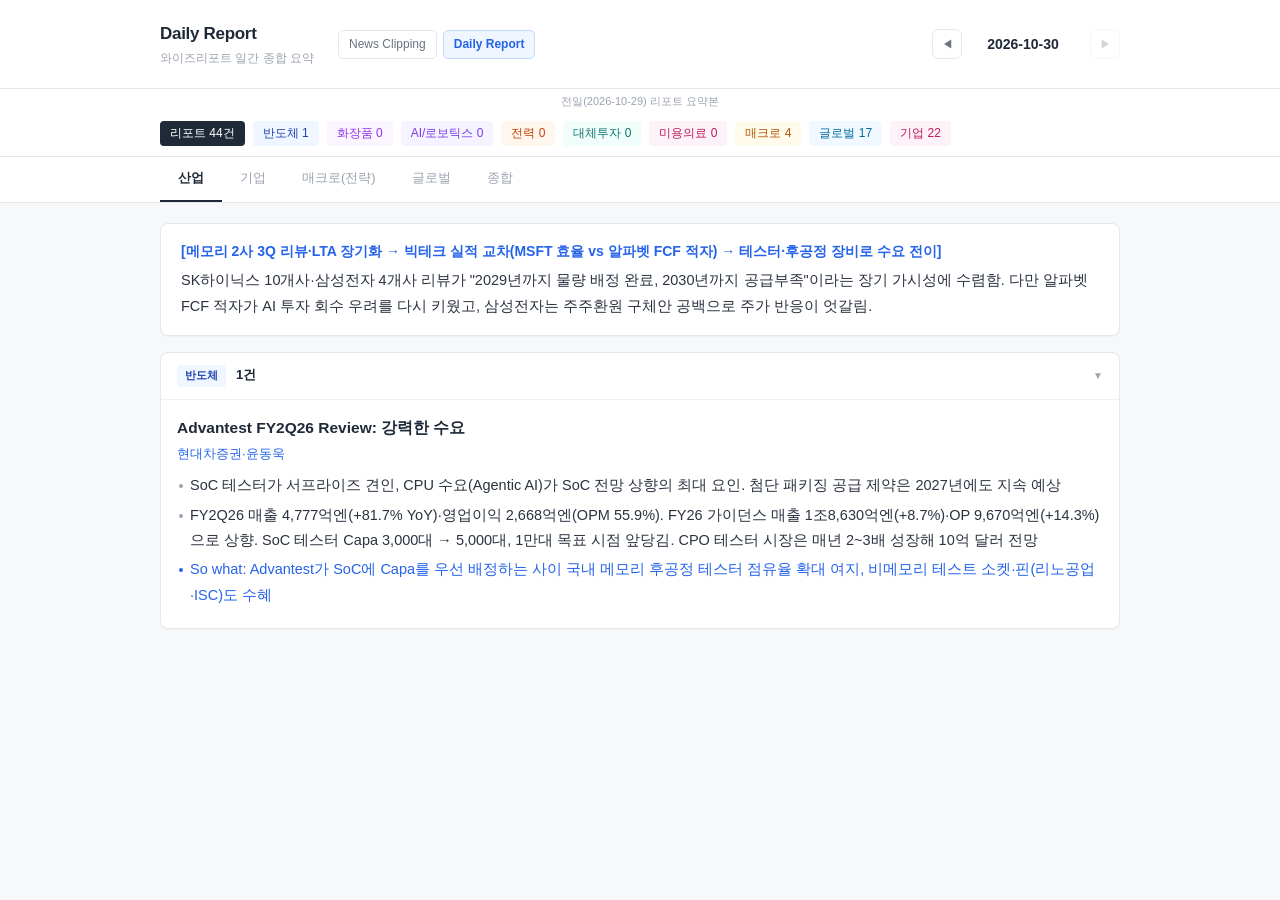
<file: report.html>
<!DOCTYPE html>
<html lang="ko">
<head>
<meta charset="UTF-8">
<meta name="viewport" content="width=device-width, initial-scale=1.0">
<title>Daily Report | Reverent Partners</title>
<link rel="icon" type="image/svg+xml" href="favicon.svg" />
<style>
:root {
  --bg: #f7f8fa;
  --bg-white: #ffffff;
  --border: #e5e7eb;
  --border-light: #f0f1f3;
  --text: #1f2937;
  --text-secondary: #6b7280;
  --text-light: #9ca3af;
  --text-body: #2b3341;   /* 본문 가독성용 (기존 회색 #6b7280 대체) */
  --accent: #2563eb;
  --accent-light: #eff6ff;
  --accent-border: #bfdbfe;
  --red: #dc2626;
  --green: #16a34a;
  --tag-semi: #1e40af;
  --tag-semi-bg: #eff6ff;
  --tag-cosmetics: #9333ea;
  --tag-cosmetics-bg: #faf5ff;
  --tag-telecom: #0d9488;
  --tag-telecom-bg: #f0fdfa;
  --tag-macro: #b45309;
  --tag-macro-bg: #fffbeb;
  --tag-company: #be185d;
  --tag-company-bg: #fdf2f8;
  --tag-global: #0369a1;
  --tag-global-bg: #f0f9ff;
  --tag-airobot: #7c3aed;
  --tag-airobot-bg: #f5f3ff;
  --tag-power: #c2410c;
  --tag-power-bg: #fff7ed;
  --tag-altinv: #0f766e;
  --tag-altinv-bg: #f0fdfa;
  --tag-beautymed: #be185d;
  --tag-beautymed-bg: #fdf2f8;
  --shadow-sm: 0 1px 2px rgba(0,0,0,0.04);
  --shadow: 0 1px 3px rgba(0,0,0,0.06), 0 1px 2px rgba(0,0,0,0.04);
  --radius: 8px;
}

* { margin: 0; padding: 0; box-sizing: border-box; }

body {
  font-family: -apple-system, BlinkMacSystemFont, 'Segoe UI', 'Noto Sans KR', sans-serif;
  background: var(--bg);
  color: var(--text);
  min-height: 100vh;
  line-height: 1.6;
  -webkit-font-smoothing: antialiased;
  --col: 960px;              /* 중앙 콘텐츠 컬럼 폭 */
  --gutter: max(32px, calc((100% - var(--col)) / 2));  /* 풀스크린에서 콘텐츠 가운데 정렬 */
}

::-webkit-scrollbar { width: 5px; }
::-webkit-scrollbar-track { background: transparent; }
::-webkit-scrollbar-thumb { background: #d1d5db; border-radius: 3px; }

.header {
  background: var(--bg-white);
  border-bottom: 1px solid var(--border);
  padding: 20px var(--gutter);
  display: flex;
  align-items: center;
  gap: 24px;
  position: sticky;
  top: 0;
  z-index: 100;
}
.header h1 { font-size: 17px; font-weight: 700; color: var(--text); letter-spacing: -0.3px; }
.header .subtitle { font-size: 12px; color: var(--text-light); margin-top: 2px; }
.back-link {
  font-size: 13px;
  color: var(--text-light);
  text-decoration: none;
  display: flex;
  align-items: center;
  gap: 4px;
}
.back-link:hover { color: var(--accent); }
.header-nav {
  display: flex;
  gap: 6px;
}
.header-nav a {
  font-size: 12px;
  color: var(--text-secondary);
  text-decoration: none;
  padding: 4px 10px;
  border: 1px solid var(--border);
  border-radius: 5px;
  transition: all 0.15s;
}
.header-nav a:hover { background: var(--bg); border-color: #d1d5db; color: var(--accent); }
.header-nav a.active { background: var(--accent-light); border-color: var(--accent-border); color: var(--accent); font-weight: 600; }

.date-nav {
  display: flex;
  align-items: center;
  gap: 6px;
  margin-left: auto;
}
.date-nav button {
  background: var(--bg-white);
  border: 1px solid var(--border);
  color: var(--text-secondary);
  width: 30px; height: 30px;
  border-radius: 6px;
  cursor: pointer;
  font-size: 11px;
  display: flex;
  align-items: center;
  justify-content: center;
  transition: all 0.15s;
}
.date-nav button:hover { background: var(--bg); border-color: #d1d5db; }
.date-nav button:disabled { opacity: 0.3; cursor: default; }
.date-nav .current-date { font-size: 14px; font-weight: 600; color: var(--text); min-width: 110px; text-align: center; }
.date-nav .day-label { font-size: 12px; color: var(--text-light); }
.date-note { font-size: 11px; color: var(--text-light); text-align: center; padding: 4px var(--gutter) 0; background: var(--bg-white); }

.report-meta {
  padding: 10px var(--gutter);
  background: var(--bg-white);
  border-bottom: 1px solid var(--border);
  display: flex;
  align-items: center;
  gap: 8px;
  flex-wrap: wrap;
}
.count-badge {
  display: inline-flex;
  align-items: center;
  padding: 3px 10px;
  border-radius: 4px;
  font-size: 12px;
  font-weight: 500;
}
.count-badge.total { background: var(--text); color: #fff; }
.count-badge.semi { background: var(--tag-semi-bg); color: var(--tag-semi); }
.count-badge.cosmetics { background: var(--tag-cosmetics-bg); color: var(--tag-cosmetics); }
.count-badge.telecom { background: var(--tag-telecom-bg); color: var(--tag-telecom); }
.count-badge.macro { background: var(--tag-macro-bg); color: var(--tag-macro); }
.count-badge.company { background: var(--tag-company-bg); color: var(--tag-company); }
.count-badge.global { background: var(--tag-global-bg); color: var(--tag-global); }
.count-badge.airobot { background: var(--tag-airobot-bg); color: var(--tag-airobot); }
.count-badge.power { background: var(--tag-power-bg); color: var(--tag-power); }
.count-badge.altinv { background: var(--tag-altinv-bg); color: var(--tag-altinv); }
.count-badge.beautymed { background: var(--tag-beautymed-bg); color: var(--tag-beautymed); }

.tabs {
  display: flex; gap: 0;
  padding: 0 var(--gutter);
  background: var(--bg-white);
  border-bottom: 1px solid var(--border);
}
.tab {
  padding: 11px 18px;
  font-size: 13px;
  font-weight: 500;
  color: var(--text-light);
  cursor: pointer;
  border-bottom: 2px solid transparent;
  transition: all 0.15s;
  user-select: none;
}
.tab:hover { color: var(--text-secondary); }
.tab.active { color: var(--text); border-bottom-color: var(--text); font-weight: 600; }

.content { padding: 20px var(--gutter) 40px; }
.tab-panel { display: none; }
.tab-panel.active { display: block; }

.theme-bar {
  background: var(--bg-white);
  border: 1px solid var(--border);
  border-radius: var(--radius);
  padding: 16px 20px;
  margin-bottom: 16px;
  box-shadow: var(--shadow-sm);
}
.theme-bar .themes { font-size: 14px; font-weight: 700; color: var(--accent); margin-bottom: 6px; }
.theme-bar .overview { font-size: 14.5px; color: var(--text-body); line-height: 1.75; }

.section-card {
  background: var(--bg-white);
  border: 1px solid var(--border);
  border-radius: var(--radius);
  margin-bottom: 12px;
  overflow: hidden;
  box-shadow: var(--shadow-sm);
}
.section-card .card-header {
  padding: 12px 16px;
  border-bottom: 1px solid var(--border-light);
  display: flex;
  align-items: center;
  gap: 10px;
  cursor: pointer;
  user-select: none;
  transition: background 0.1s;
}
.card-header:hover { background: var(--bg); }

.sector-tag {
  padding: 2px 8px; border-radius: 4px;
  font-size: 11px; font-weight: 600;
}
.sector-tag.semi { background: var(--tag-semi-bg); color: var(--tag-semi); }
.sector-tag.cosmetics { background: var(--tag-cosmetics-bg); color: var(--tag-cosmetics); }
.sector-tag.telecom { background: var(--tag-telecom-bg); color: var(--tag-telecom); }
.sector-tag.macro { background: var(--tag-macro-bg); color: var(--tag-macro); }
.sector-tag.company { background: var(--tag-company-bg); color: var(--tag-company); }
.sector-tag.global { background: var(--tag-global-bg); color: var(--tag-global); }
.sector-tag.airobot { background: var(--tag-airobot-bg); color: var(--tag-airobot); }
.sector-tag.power { background: var(--tag-power-bg); color: var(--tag-power); }
.sector-tag.altinv { background: var(--tag-altinv-bg); color: var(--tag-altinv); }
.sector-tag.beautymed { background: var(--tag-beautymed-bg); color: var(--tag-beautymed); }
.sector-tag.featured { background: var(--accent-light); color: var(--accent); }

.card-title { font-size: 13px; font-weight: 600; color: var(--text); flex: 1; }
.toggle-icon { color: var(--text-light); font-size: 10px; transition: transform 0.2s; }
.section-card.collapsed .toggle-icon { transform: rotate(-90deg); }
.section-card.collapsed .card-body { display: none; }
.card-body { padding: 16px; }

.report-item { margin-bottom: 16px; padding-bottom: 16px; border-bottom: 1px solid var(--border-light); }
.report-item:last-child { margin-bottom: 0; border-bottom: none; padding-bottom: 0; }
.report-title { font-size: 15.5px; font-weight: 600; color: var(--text); margin-bottom: 4px; }
.report-source { font-size: 13px; color: var(--accent); margin-bottom: 8px; }
.bullet {
  font-size: 14.5px; color: var(--text-body);
  padding-left: 13px; position: relative;
  margin-bottom: 4px; line-height: 1.75;
}
.bullet::before {
  content: ''; position: absolute; left: 2px; top: 11px;
  width: 4px; height: 4px; border-radius: 50%; background: #9ca3af;
}
.bullet.so-what { color: var(--accent); font-weight: 500; }
.bullet.so-what::before { background: var(--accent); }
.src-link { color: var(--accent); text-decoration: underline; text-underline-offset: 2px; word-break: break-all; }
.src-link:hover { opacity: 0.75; }

.featured-stock {
  background: var(--bg); border: 1px solid var(--border-light);
  border-radius: 6px; padding: 14px 16px; margin-bottom: 10px;
}
.featured-stock:last-child { margin-bottom: 0; }
.stock-header { display: flex; align-items: center; gap: 8px; margin-bottom: 8px; flex-wrap: wrap; }
.stock-name { font-size: 15.5px; font-weight: 700; color: var(--text); }
.stock-source { font-size: 13px; color: var(--text-secondary); }
.stock-opinion {
  font-size: 11px; font-weight: 600; color: var(--accent);
  background: var(--accent-light); border: 1px solid var(--accent-border);
  padding: 1px 8px; border-radius: 4px;
}
.stock-body { font-size: 14.5px; color: var(--text-body); line-height: 1.8; }

.other-stocks { width: 100%; font-size: 14px; border-collapse: collapse; }
.other-stocks td { padding: 8px 10px; border-bottom: 1px solid var(--border-light); vertical-align: top; }
.other-stocks tr:last-child td { border-bottom: none; }
.stock-col { font-weight: 600; color: var(--text); white-space: nowrap; width: 100px; }
.opinion-col { color: var(--accent); white-space: nowrap; width: 120px; font-size: 13px; }
.desc-col { color: var(--text-body); }

.key-messages, .interpretation, .watchlist {
  background: var(--bg-white); border: 1px solid var(--border);
  border-radius: var(--radius); padding: 18px 20px;
  margin-bottom: 12px; box-shadow: var(--shadow-sm);
}
.key-messages h3, .interpretation h3, .watchlist h3 {
  font-size: 13px; font-weight: 700; color: var(--text);
  margin-bottom: 14px; padding-bottom: 8px;
  border-bottom: 1px solid var(--border-light);
  text-transform: uppercase; letter-spacing: 0.3px;
}
.key-msg-item { margin-bottom: 14px; padding-left: 12px; border-left: 2px solid var(--border); }
.key-msg-item:last-child { margin-bottom: 0; }
.msg-title { font-size: 14.5px; font-weight: 600; color: var(--text); margin-bottom: 3px; }
.msg-body { font-size: 14px; color: var(--text-body); line-height: 1.75; }

.interp-item { margin-bottom: 12px; font-size: 14.5px; line-height: 1.75; color: var(--text-body); }
.interp-item:last-child { margin-bottom: 0; }
.interp-topic { font-weight: 600; color: var(--text); }

.checkpoints {
  margin-top: 14px; padding: 12px 14px;
  background: var(--accent-light); border-radius: 6px;
  border: 1px solid var(--accent-border);
}
.checkpoints h4 { font-size: 12px; font-weight: 600; color: var(--accent); margin-bottom: 8px; }
.checkpoint-item {
  font-size: 13.5px; color: var(--text-body);
  margin-bottom: 4px; padding-left: 10px;
  position: relative; line-height: 1.6;
}
.checkpoint-item::before {
  content: ''; position: absolute; left: 0; top: 8px;
  width: 4px; height: 4px; border-radius: 1px; background: var(--accent);
}

.watch-item {
  font-size: 14.5px; color: var(--text-body);
  margin-bottom: 6px; padding-left: 12px;
  position: relative; line-height: 1.6;
}
.watch-item::before {
  content: ''; position: absolute; left: 0; top: 9px;
  width: 5px; height: 5px; border-radius: 50%; background: var(--text-light);
}

.macro-content { font-size: 14.5px; line-height: 1.8; color: var(--text-body); }
.macro-bullet { margin-bottom: 10px; padding-left: 12px; position: relative; }
.macro-bullet::before {
  content: ''; position: absolute; left: 1px; top: 9px;
  width: 5px; height: 5px; border-radius: 50%; background: #d97706;
}

.loading, .empty-state { text-align: center; padding: 60px 20px; color: var(--text-light); font-size: 13px; }
.spinner {
  width: 20px; height: 20px;
  border: 2px solid var(--border); border-top-color: var(--text-secondary);
  border-radius: 50%; animation: spin 0.7s linear infinite;
  margin: 0 auto 10px;
}
@keyframes spin { to { transform: rotate(360deg); } }

.broker-table {
  width: 100%;
  font-size: 12px;
  border-collapse: collapse;
  margin-top: 10px;
}
.broker-table th {
  text-align: left;
  padding: 6px 8px;
  background: var(--bg);
  border-bottom: 1px solid var(--border);
  font-weight: 600;
  color: var(--text);
  font-size: 11px;
}
.broker-table td {
  padding: 5px 8px;
  border-bottom: 1px solid var(--border-light);
  color: var(--text-secondary);
  font-size: 12px;
}
.broker-table tr:last-child td { border-bottom: none; }

.bold { font-weight: 600; color: var(--text); }

/* ── Mobile ── */
@media (max-width: 680px) {
  .header {
    flex-direction: column;
    align-items: center;
    padding: 14px 16px;
    gap: 10px;
    text-align: center;
  }
  .header h1 { font-size: 15px; }
  .header .subtitle { font-size: 11px; }
  .date-nav { margin-left: 0; }
  .date-note { padding: 4px 16px 0; font-size: 10px; }
  .report-meta { padding: 8px 16px; justify-content: center; }
  .tabs { padding: 0 12px; }
  .tab { padding: 10px 12px; font-size: 12px; }
  .content { padding: 14px 16px 32px; }
  .theme-bar { padding: 12px 14px; }
  .theme-bar .themes { font-size: 13px; }
  .theme-bar .overview { font-size: 13.5px; }
  .section-card .card-header { padding: 10px 12px; }
  .card-body { padding: 12px; }
  .featured-stock { padding: 10px 12px; }
  .key-messages, .interpretation, .watchlist { padding: 14px 16px; }
}
</style>
</head>
<body>

<div class="header">
  <div>
    <h1>Daily Report</h1>
    <div class="subtitle">와이즈리포트 일간 종합 요약</div>
  </div>
  <div class="header-nav">
    <a href="index.html#news">News Clipping</a>
    <a class="active">Daily Report</a>
  </div>
  <div class="date-nav">
    <button id="btn-prev" title="이전 날짜">&#9664;</button>
    <span class="current-date" id="current-date">-</span>
    <span class="day-label" id="day-label"></span>
    <button id="btn-next" title="다음 날짜">&#9654;</button>
  </div>
</div>

<div class="date-note" id="date-note"></div>
<div class="report-meta" id="report-meta"></div>

<div class="tabs" id="tabs">
  <div class="tab active" data-tab="industry">산업</div>
  <div class="tab" data-tab="company">기업</div>
  <div class="tab" data-tab="macro">매크로(전략)</div>
  <div class="tab" data-tab="global">글로벌</div>
  <div class="tab" data-tab="summary">종합</div>
</div>

<div class="content">
  <div id="loading" class="loading">
    <div class="spinner"></div>
    데이터를 불러오는 중...
  </div>
  <div id="empty" class="empty-state" style="display:none">리포트 데이터가 없습니다.</div>
  <div id="theme-bar" class="theme-bar" style="display:none"></div>
  <div id="panel-industry" class="tab-panel active"></div>
  <div id="panel-company" class="tab-panel"></div>
  <div id="panel-macro" class="tab-panel"></div>
  <div id="panel-global" class="tab-panel"></div>
  <div id="panel-summary" class="tab-panel"></div>
</div>

<script>
const DAY_NAMES = ['일', '월', '화', '수', '목', '금', '토'];
let dates = [];
let delivered = {};
let currentIdx = 0;
let currentReport = null;

async function init() {
  try {
    const res = await fetch('./daily-report/index.json');
    const data = await res.json();
    dates = data.dates || [];
    delivered = data.delivered || {};
    if (dates.length === 0) {
      document.getElementById('loading').style.display = 'none';
      document.getElementById('empty').style.display = 'block';
      return;
    }
    currentIdx = 0;
    await loadReport(dates[currentIdx]);
  } catch (e) {
    document.getElementById('loading').innerHTML = '데이터 로드 실패: ' + e.message;
  }
}

async function loadReport(date) {
  document.getElementById('loading').style.display = 'block';
  document.getElementById('empty').style.display = 'none';
  document.getElementById('theme-bar').style.display = 'none';
  clearPanels();
  try {
    const res = await fetch('./daily-report/' + date + '.md');
    if (!res.ok) throw new Error('Report not found: ' + date);
    const content = await res.text();
    currentReport = parseReport(content);
    renderReport(currentReport, date);
  } catch (e) {
    document.getElementById('loading').innerHTML = 'Report load failed: ' + e.message;
  }
}

function clearPanels() {
  ['industry', 'company', 'macro', 'global', 'summary'].forEach(id => {
    document.getElementById('panel-' + id).innerHTML = '';
  });
}

function parseReport(md) {
  const report = {
    meta: '', themes: '', overview: '',
    industry: [], macro: [], macroSpecial: [], global: [], featured: [], featuredBeauty: [], otherStocks: [], globalOther: [],
    keyMessages: [], interpretation: [], checkpoints: [], watchlist: [],
    raw: md
  };

  const metaMatch = md.match(/^>\s*(.+)$/m);
  if (metaMatch) report.meta = metaMatch[1].trim();

  const mainSections = md.split(/━{5,}/);
  let sectionA = '', sectionB = '', sectionC = '', sectionD = '';
  for (const sec of mainSections) {
    if (/A\)\s*오늘\s*리포트/.test(sec)) sectionA = sec;
    else if (/B\)\s*Key\s*Messages/.test(sec)) sectionB = sec;
    else if (/C\)\s*BMN\s*Interpretation/.test(sec)) sectionC = sec;
    else if (/D\)\s*Tomorrow\s*Watchlist/.test(sec)) sectionD = sec;
  }

  const themeMatch = sectionA.match(/\*\*\[(.+?)\]\*\*/);
  if (themeMatch) report.themes = themeMatch[1];

  const themeEnd = sectionA.indexOf(']**');
  if (themeEnd > -1) {
    const afterTheme = sectionA.substring(themeEnd + 3);
    const firstSub = afterTheme.indexOf('▸');
    if (firstSub > -1) {
      const ov = afterTheme.substring(0, firstSub).trim();
      const lines = ov.split('\n').filter(l => l.trim() && !l.startsWith('#') && !l.startsWith('>') && !l.startsWith('[REPORT]'));
      report.overview = lines.join(' ').trim();
    }
  }

  const subsections = sectionA.split(/(?=▸\s)/);
  for (const sub of subsections) {
    if (!sub.startsWith('▸')) continue;
    const fl = sub.split('\n')[0];
    if (/산업/.test(fl) && /반도체|화장품|통신/.test(fl)) {
      let sector = '반도체';
      if (/화장품/.test(fl)) sector = '화장품';
      if (/통신/.test(fl)) sector = '통신';
      report.industry.push(...parseIndustrySection(sub, sector));
    } else if (/AI[\s\/]*로보틱스/.test(fl)) {
      report.industry.push(...parseIndustrySection(sub, 'AI/로보틱스'));
    } else if (/전력/.test(fl) && !/기업/.test(fl)) {
      report.industry.push(...parseIndustrySection(sub, '전력'));
    } else if (/대체투자/.test(fl)) {
      report.industry.push(...parseIndustrySection(sub, '대체투자'));
    } else if (/미용의료/.test(fl) && !/기업|특징주/.test(fl)) {
      report.industry.push(...parseIndustrySection(sub, '미용의료'));
    } else if (/글로벌/.test(fl) && /기타/.test(fl)) {
      report.globalOther = parseOtherStocks(sub);
    } else if (/글로벌/.test(fl)) {
      report.global.push(...parseIndustrySection(sub, '글로벌'));
    } else if (/특집|엔.?캐리/.test(fl)) {
      report.macroSpecial = parseIndustrySection(sub, '엔-캐리');
    } else if (/매크로|전략/.test(fl)) {
      report.macro = parseMacroSection(sub);
    } else if (/미용의료/.test(fl) && /특징주|선별/.test(fl)) {
      report.featuredBeauty = parseFeaturedStocks(sub);
    } else if (/기업.*특징주|기업.*선별/.test(fl)) {
      report.featured = parseFeaturedStocks(sub);
    } else if (/기타\s*기업/.test(fl)) {
      report.otherStocks = parseOtherStocks(sub);
    } else if (/기업/.test(fl)) {
      if (sub.includes('특징주')) report.featured = parseFeaturedStocks(sub);
      else report.otherStocks.push(...parseOtherStocks(sub));
    }
  }

  if (report.industry.length === 0 && report.macro.length === 0 && sectionA) {
    const p = parseOlderFormat(sectionA);
    report.industry = p.industry; report.macro = p.macro;
    report.featured = p.featured; report.otherStocks = p.otherStocks;
  }

  if (sectionB) report.keyMessages = parseKeyMessages(sectionB);
  if (sectionC) {
    const d = parseInterpretation(sectionC);
    report.interpretation = d.items; report.checkpoints = d.checkpoints;
  }
  if (sectionD) report.watchlist = parseWatchlist(sectionD);
  return report;
}

function parseIndustrySection(text, sector) {
  const items = [];
  const parts = text.split(/\n\*\*(?!·)/);
  for (let i = 1; i < parts.length; i++) {
    const block = '**' + parts[i];
    const m = block.match(/\*\*(.+?)\*\*\s*(?:\((.+?)\))?/);
    if (!m) continue;
    const bullets = [];
    for (const line of block.split('\n').slice(1)) {
      const t = line.trim();
      if (t.startsWith('·') || t.startsWith('•') || t.startsWith('-'))
        bullets.push(t.replace(/^[·•\-]\s*/, ''));
    }
    items.push({ sector, title: m[1].trim(), source: m[2] ? m[2].trim() : '', bullets });
  }
  return items;
}

function parseMacroSection(text) {
  const bullets = []; let cur = '';
  for (const line of text.split('\n')) {
    const t = line.trim();
    if (t.startsWith('·') || t.startsWith('•')) {
      if (cur) bullets.push(cur);
      cur = t.replace(/^[·•]\s*/, '');
    } else if (cur && t) cur += ' ' + t;
  }
  if (cur) bullets.push(cur);
  return bullets;
}

function parseFeaturedStocks(text) {
  const stocks = [];
  const parts = text.split(/\n(?=(?:#{1,4}\s+)?\*\*[^*]+\*\*\s*\([^)]+\)\s*[—\-])/);
  for (let i = 1; i < parts.length; i++) {
    const block = parts[i];
    const firstLine = block.split('\n')[0];
    const m = firstLine.match(/\*\*(.+?)\*\*\s*\((.+?)\)\s*(?:[—\-]\s*(.+))?$/);
    if (!m) continue;
    const name = m[1].trim();
    if (name.startsWith('핵심') || name.startsWith('[')) continue;
    const bullets = [], tableRows = [];
    let curPara = [], paragraphs = [];
    for (const line of block.split('\n').slice(1)) {
      const t = line.trim();
      if (t.startsWith('·') || t.startsWith('•') || t.startsWith('- ')) {
        if (curPara.length) { paragraphs.push(curPara.join(' ')); curPara = []; }
        bullets.push(t.replace(/^[·•]\s*/, '').replace(/^-\s+/, ''));
      } else if (t.startsWith('|') && t.split('|').length >= 3) {
        if (curPara.length) { paragraphs.push(curPara.join(' ')); curPara = []; }
        tableRows.push(t);
      } else if (t === '') {
        if (curPara.length) { paragraphs.push(curPara.join(' ')); curPara = []; }
      } else if (!t.startsWith('(현재가')) {
        curPara.push(t);
      }
    }
    if (curPara.length) paragraphs.push(curPara.join(' '));
    let table = null;
    const dataRows = tableRows.filter(r => !/^\|[\s\-:|]+\|$/.test(r));
    if (dataRows.length >= 2) {
      table = dataRows.map(r => r.split('|').filter(c => c.trim()).map(c => c.trim()));
    }
    stocks.push({ name, source: m[2].trim(), opinion: m[3]?m[3].trim():'', bullets, paragraphs, table });
  }
  return stocks;
}

function parseOtherStocks(text) {
  const stocks = [];
  for (const line of text.split('\n').slice(1)) {
    const t = line.trim();
    if (!t || t.startsWith('▸')) continue;
    const p = t.split('|').map(s => s.trim());
    if (p.length >= 2) stocks.push({ name: p[0], opinion: p.length>=3?p[1]:'', desc: p[p.length-1], source:'' });
  }
  return stocks;
}

function parseOlderFormat(text) {
  const r = { industry: [], macro: [], featured: [], otherStocks: [] };
  const numbered = text.split(/\n\d+\.\s*\[/);
  for (let i = 1; i < numbered.length; i++) {
    const block = '[' + numbered[i];
    const tm = block.match(/^\[(.+?)\]/);
    if (!tm) continue;
    const tag = tm[1], content = block.substring(block.indexOf(']')+1).trim();
    const fl = content.split('\n')[0];
    const body = content.split('\n').slice(1).filter(l=>l.trim()).map(l=>l.trim()).join(' ');
    if (/반도체|소부장/.test(tag) && !/기업/.test(tag))
      r.industry.push({ sector:'반도체', title:fl.replace(/[↔]/g,' / '), source:'', bullets:body.split(/(?<=\.\s)/).filter(p=>p.trim()).slice(0,5) });
    else if (/매크로|전략/.test(tag)) r.macro.push(fl+' — '+body.substring(0,200));
    else if (/기업/.test(tag)) r.featured.push({ name:fl.split(':')[0].replace(/[*]/g,'').trim(), source:'', opinion:'', body:body.substring(0,400) });
  }
  return r;
}

function parseKeyMessages(text) {
  const items = [];
  const parts = text.split(/\n\d+\.\s*\*\*/);
  for (let i = 1; i < parts.length; i++) {
    const block = '**' + parts[i];
    const m = block.match(/\*\*(.+?)\*\*/);
    if (!m) continue;
    const body = block.substring(block.indexOf('**',2)+2).trim().split('\n').filter(l=>l.trim()).map(l=>l.trim()).join(' ');
    items.push({ title: m[1], body });
  }
  return items;
}

function parseInterpretation(text) {
  const items = [], checkpoints = [];
  const ci = text.indexOf('체크포인트');
  const main = ci>-1?text.substring(0,ci):text;
  const chk = ci>-1?text.substring(ci):'';
  const parts = main.split(/\n[•·]\s*\*\*/);
  for (let i=1;i<parts.length;i++) {
    const block = '**'+parts[i];
    const m = block.match(/\*\*(.+?)\*\*:?\s*/);
    if (!m) continue;
    const rest = block.substring(block.indexOf('**',2)+2).replace(/^:?\s*/,'').trim().split('\n').filter(l=>l.trim()).map(l=>l.trim()).join(' ');
    items.push({ topic: m[1], text: rest });
  }
  if (chk) {
    for (const line of chk.split('\n')) {
      const m = line.match(/^\d+\.\s*\*\*(.+?)\*\*:?\s*(.*)$/);
      if (m) checkpoints.push(m[1]+': '+m[2]);
    }
  }
  return { items, checkpoints };
}

function parseWatchlist(text) {
  const items = [];
  for (const line of text.split('\n')) {
    const m = line.match(/^\d+\.\s*\*\*(.+?)\*\*:?\s*(.*)$/);
    if (m) items.push(m[1]+': '+m[2]);
  }
  return items;
}

function deliveredDate(date) {
  if (delivered[date]) return delivered[date];
  var d = new Date(date + "T00:00:00");
  do { d.setDate(d.getDate() + 1); } while (d.getDay() === 0 || d.getDay() === 6);
  return d.getFullYear() + "-" + String(d.getMonth()+1).padStart(2,"0") + "-" + String(d.getDate()).padStart(2,"0");
}

function renderReport(r, date) {
  document.getElementById('loading').style.display = 'none';
  // 상단 날짜 = 정리·게시일(고정). index.json의 delivered 맵이 있으면 그 값,
  // 없으면 리포트 발간일의 다음 영업일(주말 스킵)로 계산.
  document.getElementById('current-date').textContent = deliveredDate(date);
  document.getElementById('day-label').textContent = '';
  document.getElementById('date-note').textContent = '전일(' + date + ') 리포트 요약본';
  document.getElementById('btn-prev').disabled = currentIdx >= dates.length - 1;
  document.getElementById('btn-next').disabled = currentIdx <= 0;
  renderMeta(r.meta);
  if (r.themes || r.overview) {
    const bar = document.getElementById('theme-bar');
    bar.style.display = 'block';
    bar.innerHTML = (r.themes ? '<div class="themes">[' + esc(r.themes) + ']</div>' : '') +
      (r.overview ? '<div class="overview">' + boldify(esc(r.overview)) + '</div>' : '');
  }
  renderIndustry(r); renderCompany(r); renderMacro(r); renderGlobal(r); renderSummary(r);
}

function renderMeta(meta) {
  const el = document.getElementById('report-meta');
  if (!meta) { el.innerHTML = ''; return; }
  const tm = meta.match(/리포트\s*(\d+)건/);
  const badges = [];
  if (tm) badges.push('<span class="count-badge total">리포트 '+tm[1]+'건</span>');
  const sectors = [
    {re:/반도체\s*(\d+)/,cls:'semi',name:'반도체'},{re:/화장품\s*(\d+)/,cls:'cosmetics',name:'화장품'},
    {re:/통신\s*(\d+)/,cls:'telecom',name:'통신'},{re:/AI[\s\/]*로보틱스\s*(\d+)/,cls:'airobot',name:'AI/로보틱스'},
    {re:/전력\s*(\d+)/,cls:'power',name:'전력'},{re:/대체투자\s*(\d+)/,cls:'altinv',name:'대체투자'},{re:/미용의료\s*(\d+)/,cls:'beautymed',name:'미용의료'},{re:/매크로[+\s]?(?:전략)?\s*(\d+)/,cls:'macro',name:'매크로'},
    {re:/글로벌\s*(\d+)/,cls:'global',name:'글로벌'},{re:/기업[^0-9]*(\d+)/,cls:'company',name:'기업'},
  ];
  for (const s of sectors) { const m=meta.match(s.re); if(m) badges.push('<span class="count-badge '+s.cls+'">'+s.name+' '+m[1]+'</span>'); }
  el.innerHTML = badges.join('');
}

function renderIndustry(r) {
  const panel = document.getElementById('panel-industry');
  if (r.industry.length === 0) { panel.innerHTML = '<div class="empty-state">산업 리포트 없음</div>'; return; }
  const bySector = {};
  for (const item of r.industry) { if (!bySector[item.sector]) bySector[item.sector]=[]; bySector[item.sector].push(item); }
  let html = '';
  for (const [sector, items] of Object.entries(bySector)) {
    const tc = sector==='반도체'?'semi':sector==='화장품'?'cosmetics':sector==='AI/로보틱스'?'airobot':sector==='전력'?'power':sector==='대체투자'?'altinv':sector==='미용의료'?'beautymed':'telecom';
    html += '<div class="section-card"><div class="card-header" onclick="toggleCard(this)">';
    html += '<span class="sector-tag '+tc+'">'+esc(sector)+'</span>';
    html += '<span class="card-title">'+items.length+'건</span><span class="toggle-icon">&#9660;</span></div>';
    html += '<div class="card-body">';
    for (const item of items) {
      html += '<div class="report-item"><div class="report-title">'+boldify(esc(item.title))+'</div>';
      if (item.source) html += '<div class="report-source">'+esc(item.source)+'</div>';
      for (const b of item.bullets) {
        html += '<div class="bullet'+(/^So what/i.test(b)?' so-what':'')+'">'+boldify(esc(b))+'</div>';
      }
      html += '</div>';
    }
    html += '</div></div>';
  }
  panel.innerHTML = html;
}

function featuredCardHtml(list, label, tagClass) {
  let html = '<div class="section-card"><div class="card-header" onclick="toggleCard(this)">';
  html += '<span class="sector-tag '+(tagClass||'featured')+'">'+esc(label)+'</span>';
  html += '<span class="card-title">'+list.length+'개 선별</span><span class="toggle-icon">&#9660;</span></div>';
  html += '<div class="card-body">';
  for (const s of list) {
    html += '<div class="featured-stock"><div class="stock-header">';
    html += '<span class="stock-name">'+esc(s.name)+'</span>';
    if (s.source) html += '<span class="stock-source">('+esc(s.source)+')</span>';
    if (s.opinion) html += '<span class="stock-opinion">'+esc(s.opinion)+'</span>';
    html += '</div>';
    if (s.bullets && s.bullets.length > 0) {
      for (const b of s.bullets) html += '<div class="bullet'+(/^So what/i.test(b)?' so-what':'')+'">'+boldify(esc(b))+'</div>';
    }
    if (s.paragraphs && s.paragraphs.length > 0) {
      for (const p of s.paragraphs) html += '<div class="bullet">'+boldify(esc(p))+'</div>';
    }
    if (s.table && s.table.length >= 2) {
      html += '<table class="broker-table"><thead><tr>';
      for (const h of s.table[0]) html += '<th>'+esc(h)+'</th>';
      html += '</tr></thead><tbody>';
      for (let ti=1;ti<s.table.length;ti++) {
        html += '<tr>';
        for (const c of s.table[ti]) html += '<td>'+boldify(esc(c))+'</td>';
        html += '</tr>';
      }
      html += '</tbody></table>';
    }
    html += '</div>';
  }
  html += '</div></div>';
  return html;
}

function renderCompany(r) {
  const panel = document.getElementById('panel-company');
  let html = '';
  if (r.featured.length > 0) html += featuredCardHtml(r.featured, '특징주', 'featured');
  if (r.featuredBeauty && r.featuredBeauty.length > 0) html += featuredCardHtml(r.featuredBeauty, '미용의료 특징주', 'beautymed');
  if (r.otherStocks.length > 0) {
    html += '<div class="section-card"><div class="card-header" onclick="toggleCard(this)">';
    html += '<span class="sector-tag company">기타</span>';
    html += '<span class="card-title">'+r.otherStocks.length+'건</span><span class="toggle-icon">&#9660;</span></div>';
    html += '<div class="card-body"><table class="other-stocks">';
    for (const s of r.otherStocks) {
      html += '<tr><td class="stock-col">'+esc(s.name)+'</td><td class="opinion-col">'+esc(s.opinion)+'</td><td class="desc-col">'+boldify(esc(s.desc))+'</td></tr>';
    }
    html += '</table></div></div>';
  }
  if (!html) html = '<div class="empty-state">기업 리포트 없음</div>';
  panel.innerHTML = html;
}

function renderMacro(r) {
  const panel = document.getElementById('panel-macro');
  let html = '';
  if (r.macro.length > 0) {
    html += '<div class="section-card"><div class="card-header" onclick="toggleCard(this)">';
    html += '<span class="sector-tag macro">매크로+전략</span>';
    html += '<span class="card-title">'+r.macro.length+'건 통합</span><span class="toggle-icon">&#9660;</span></div>';
    html += '<div class="card-body"><div class="macro-content">';
    for (const item of r.macro) html += '<div class="macro-bullet">'+boldify(esc(item))+'</div>';
    html += '</div></div></div>';
  }
  if (r.macroSpecial && r.macroSpecial.length > 0) {
    html += '<div class="section-card"><div class="card-header" onclick="toggleCard(this)">';
    html += '<span class="sector-tag macro">엔-캐리 청산 특집</span>';
    html += '<span class="card-title">'+r.macroSpecial.length+'개 리포트</span><span class="toggle-icon">&#9660;</span></div>';
    html += '<div class="card-body">';
    for (const item of r.macroSpecial) {
      html += '<div class="report-item"><div class="report-title">'+boldify(linkify(esc(item.title)))+'</div>';
      if (item.source) html += '<div class="report-source">'+esc(item.source)+'</div>';
      for (const b of item.bullets) {
        html += '<div class="bullet'+(/^So what/i.test(b)?' so-what':'')+'">'+boldify(linkify(esc(b)))+'</div>';
      }
      html += '</div>';
    }
    html += '</div></div>';
  }
  if (!html) html = '<div class="empty-state">매크로 리포트 없음</div>';
  panel.innerHTML = html;
}

function renderGlobal(r) {
  const panel = document.getElementById('panel-global');
  const other = r.globalOther || [];
  if (r.global.length === 0 && other.length === 0) { panel.innerHTML = '<div class="empty-state">글로벌 리포트 없음</div>'; return; }
  let html = '';
  if (r.global.length > 0) {
    html += '<div class="section-card"><div class="card-header" onclick="toggleCard(this)">';
    html += '<span class="sector-tag global">글로벌</span>';
    html += '<span class="card-title">'+r.global.length+'건</span><span class="toggle-icon">&#9660;</span></div>';
    html += '<div class="card-body">';
    for (const item of r.global) {
      html += '<div class="report-item"><div class="report-title">'+boldify(esc(item.title))+'</div>';
      if (item.source) html += '<div class="report-source">'+esc(item.source)+'</div>';
      for (const b of item.bullets) {
        html += '<div class="bullet'+(/^So what/i.test(b)?' so-what':'')+'">'+boldify(esc(b))+'</div>';
      }
      html += '</div>';
    }
    html += '</div></div>';
  }
  if (other.length > 0) {
    // 선별에서 빠진 나머지 글로벌 리포트: 종목 | 증권사 | 핵심 한 줄
    html += '<div class="section-card"><div class="card-header" onclick="toggleCard(this)">';
    html += '<span class="sector-tag global">글로벌 기타</span>';
    html += '<span class="card-title">'+other.length+'건</span><span class="toggle-icon">&#9660;</span></div>';
    html += '<div class="card-body"><table class="other-stocks">';
    for (const s of other) {
      html += '<tr><td class="stock-col">'+esc(s.name)+'</td><td class="opinion-col">'+esc(s.opinion)+'</td><td class="desc-col">'+boldify(esc(s.desc))+'</td></tr>';
    }
    html += '</table></div></div>';
  }
  panel.innerHTML = html;
}

function renderSummary(r) {
  const panel = document.getElementById('panel-summary');
  let html = '';
  if (r.keyMessages.length > 0) {
    html += '<div class="key-messages"><h3>Key Messages</h3>';
    for (const msg of r.keyMessages) {
      html += '<div class="key-msg-item"><div class="msg-title">'+boldify(esc(msg.title))+'</div>';
      html += '<div class="msg-body">'+boldify(esc(msg.body))+'</div></div>';
    }
    html += '</div>';
  }
  if (r.interpretation.length > 0) {
    html += '<div class="interpretation"><h3>BMN Interpretation</h3>';
    for (const item of r.interpretation) {
      html += '<div class="interp-item"><span class="interp-topic">'+esc(item.topic)+':</span> '+boldify(esc(item.text))+'</div>';
    }
    if (r.checkpoints.length > 0) {
      html += '<div class="checkpoints"><h4>체크포인트</h4>';
      for (const cp of r.checkpoints) html += '<div class="checkpoint-item">'+boldify(esc(cp))+'</div>';
      html += '</div>';
    }
    html += '</div>';
  }
  if (r.watchlist.length > 0) {
    html += '<div class="watchlist"><h3>Tomorrow Watchlist</h3>';
    for (const item of r.watchlist) html += '<div class="watch-item">'+boldify(esc(item))+'</div>';
    html += '</div>';
  }
  if (!html) html = '<div class="empty-state">종합 데이터 없음</div>';
  panel.innerHTML = html;
}

function esc(s) { return s ? s.replace(/&/g,'&amp;').replace(/</g,'&lt;').replace(/>/g,'&gt;') : ''; }
function boldify(s) { return s.replace(/\*\*(.+?)\*\*/g, '<span class="bold">$1</span>'); }
function linkify(s) { return s.replace(/\[([^\]]+)\]\((https?:\/\/[^\s)]+)\)/g, '<a href="$2" target="_blank" rel="noopener" class="src-link">$1</a>'); }
function toggleCard(h) { h.parentElement.classList.toggle('collapsed'); }

document.getElementById('tabs').addEventListener('click', (e) => {
  const tab = e.target.closest('.tab');
  if (!tab) return;
  document.querySelectorAll('.tab').forEach(t => t.classList.remove('active'));
  document.querySelectorAll('.tab-panel').forEach(p => p.classList.remove('active'));
  tab.classList.add('active');
  document.getElementById('panel-' + tab.dataset.tab).classList.add('active');
});

document.getElementById('btn-prev').addEventListener('click', () => {
  if (currentIdx < dates.length - 1) { currentIdx++; loadReport(dates[currentIdx]); }
});
document.getElementById('btn-next').addEventListener('click', () => {
  if (currentIdx > 0) { currentIdx--; loadReport(dates[currentIdx]); }
});
document.addEventListener('keydown', (e) => {
  if (e.key === 'ArrowLeft') document.getElementById('btn-prev').click();
  if (e.key === 'ArrowRight') document.getElementById('btn-next').click();
});

init();
</script>
</body>
</html>
</file>
